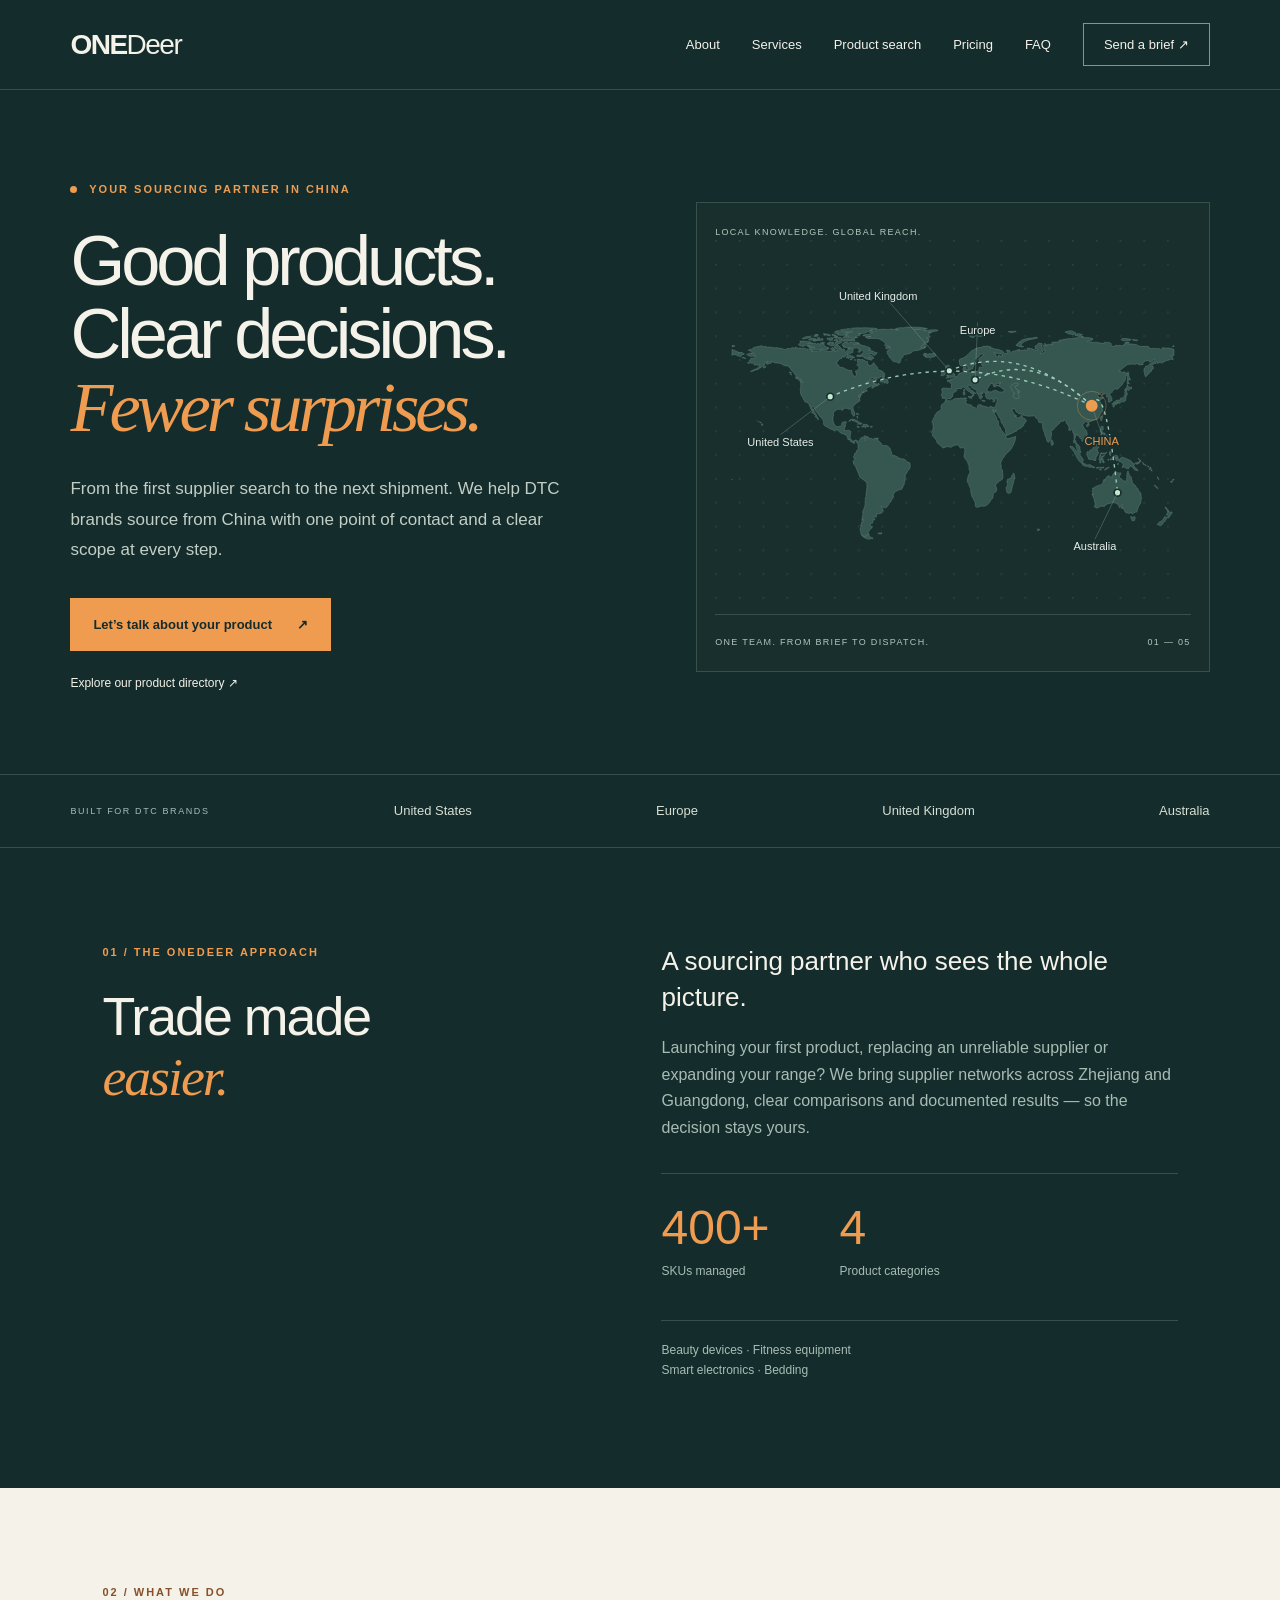
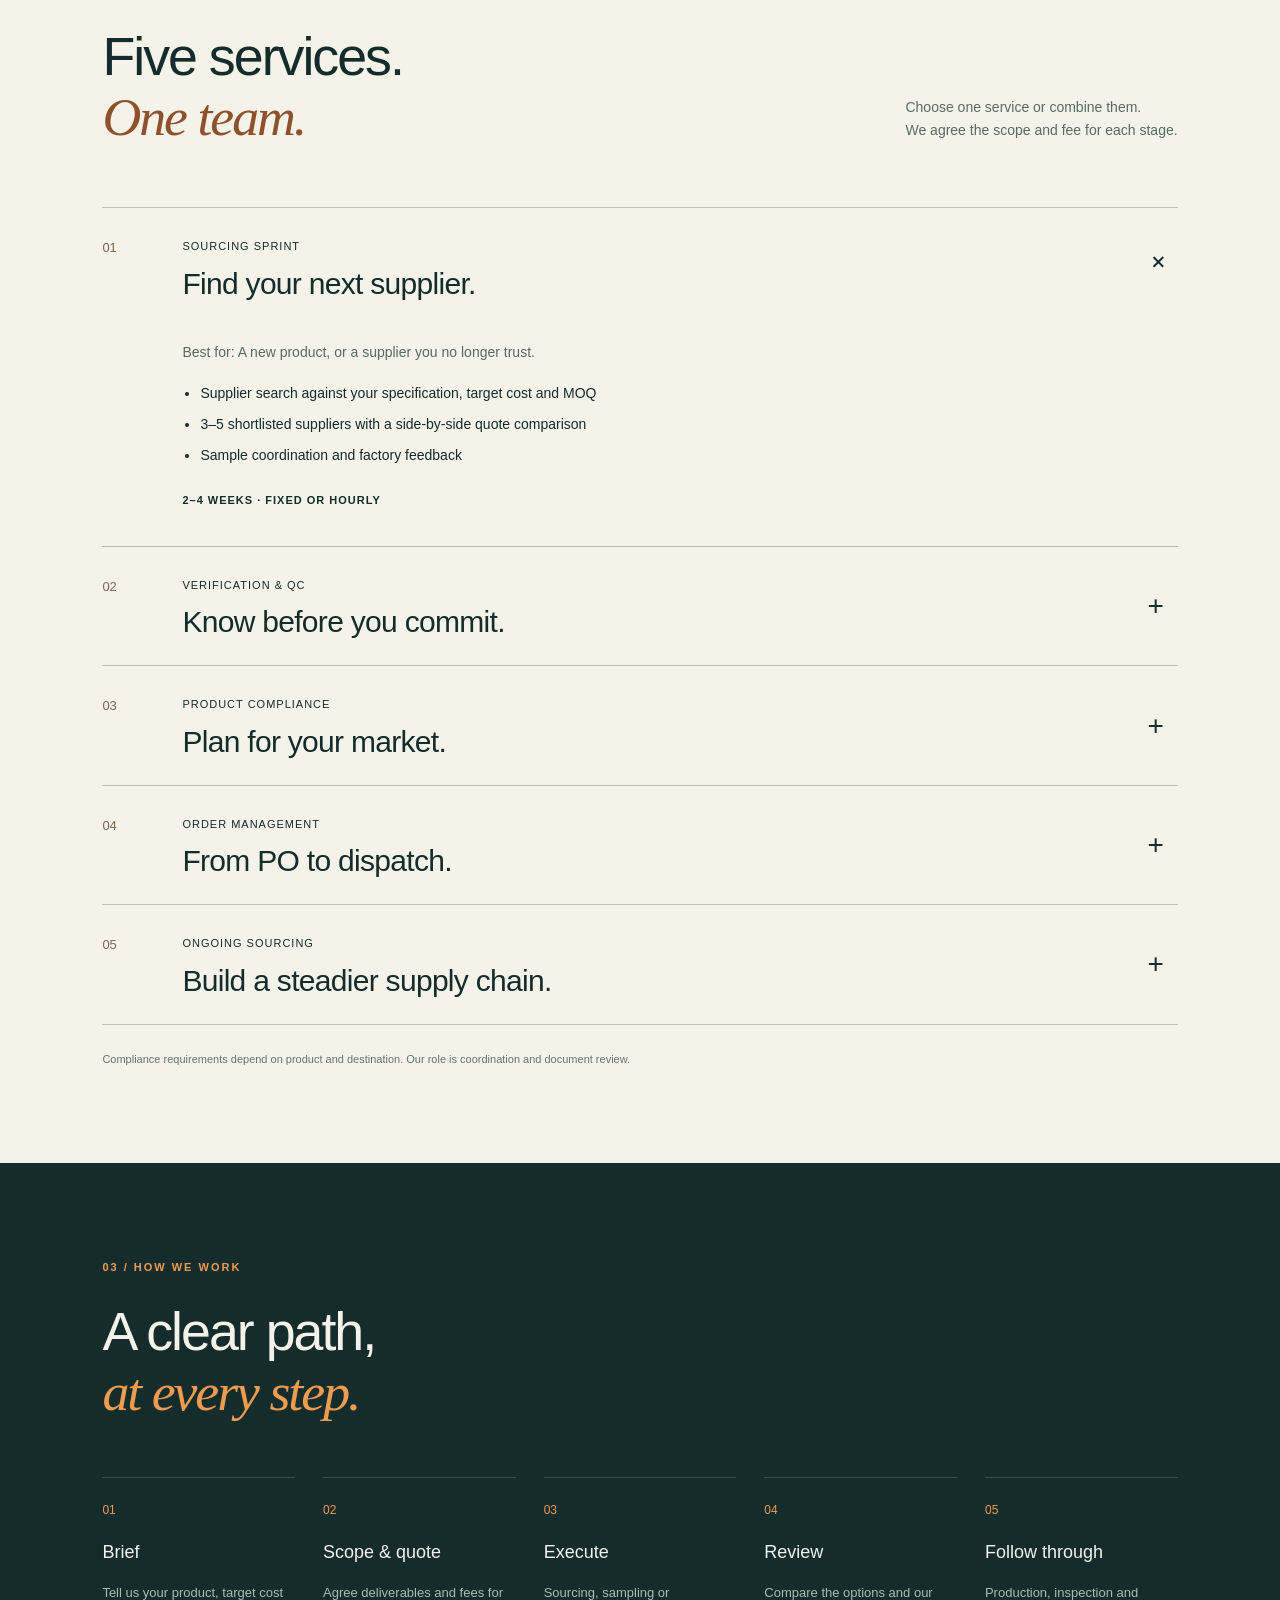
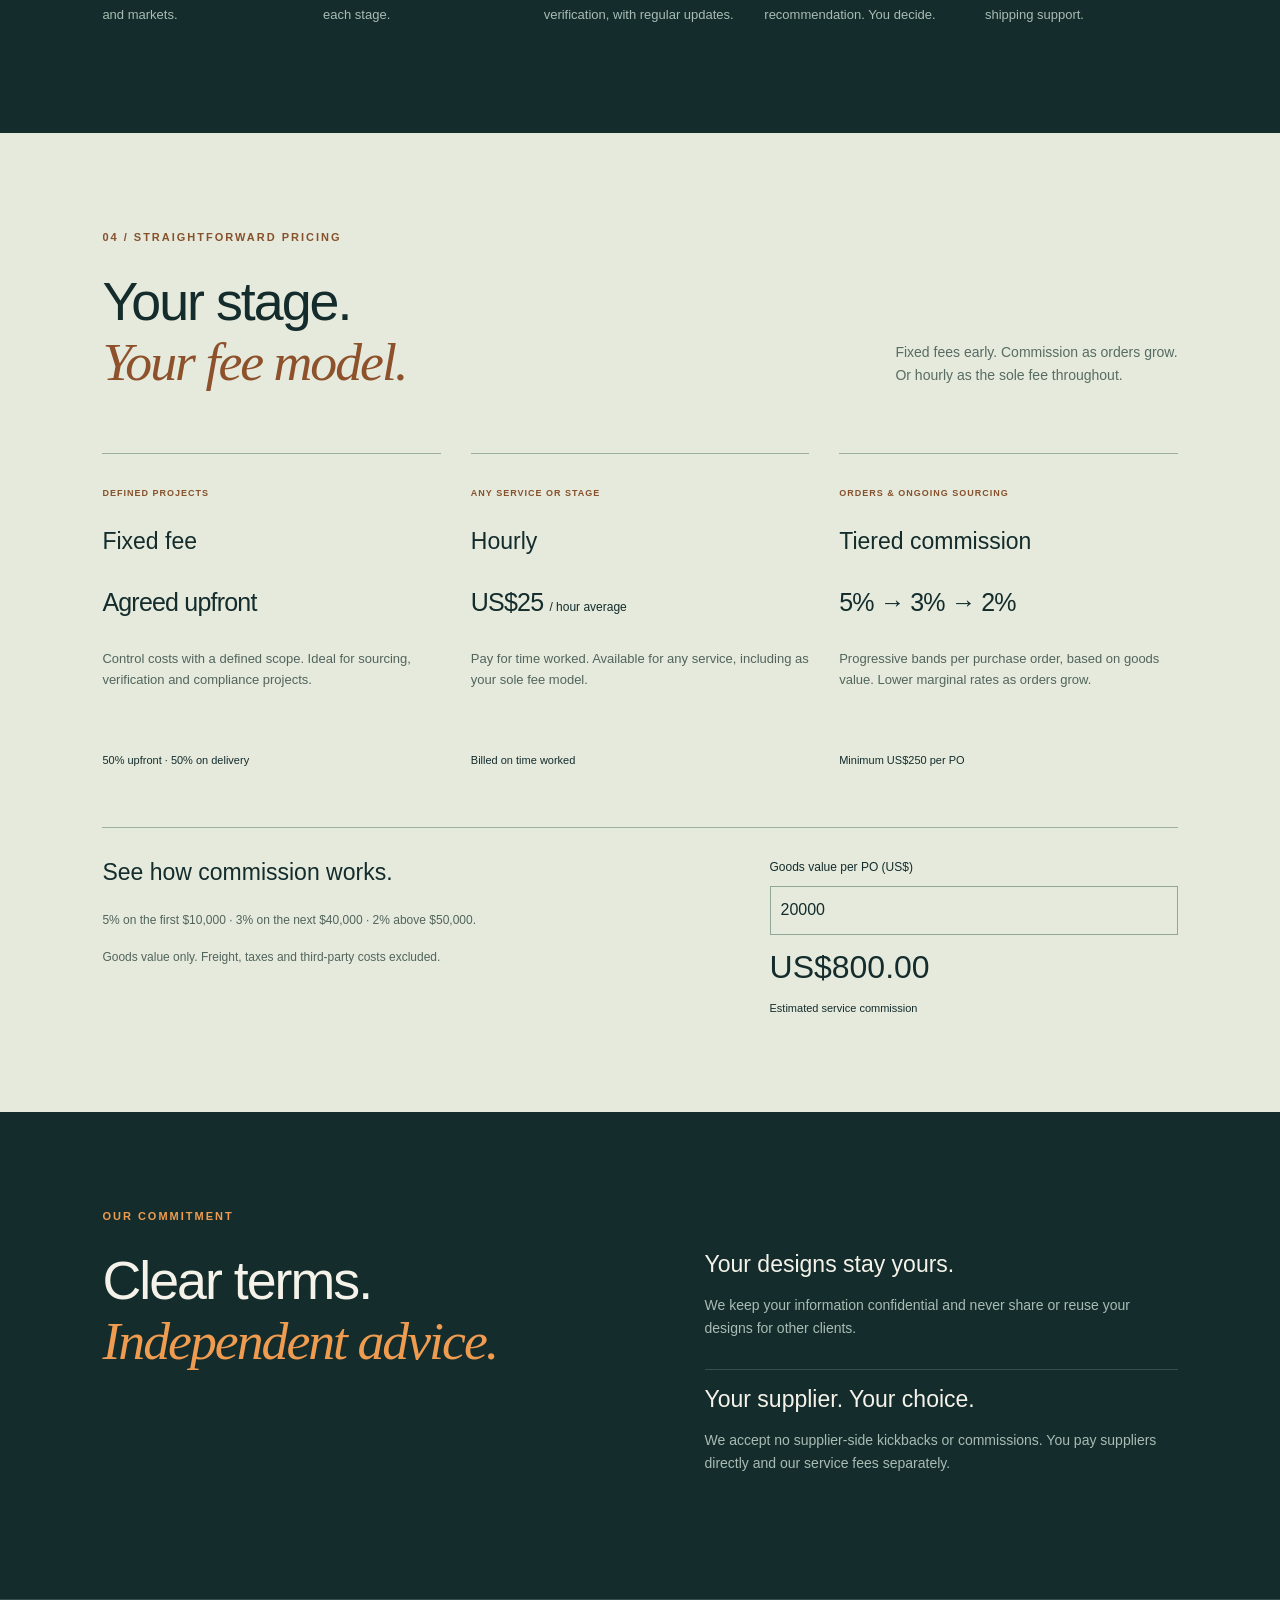
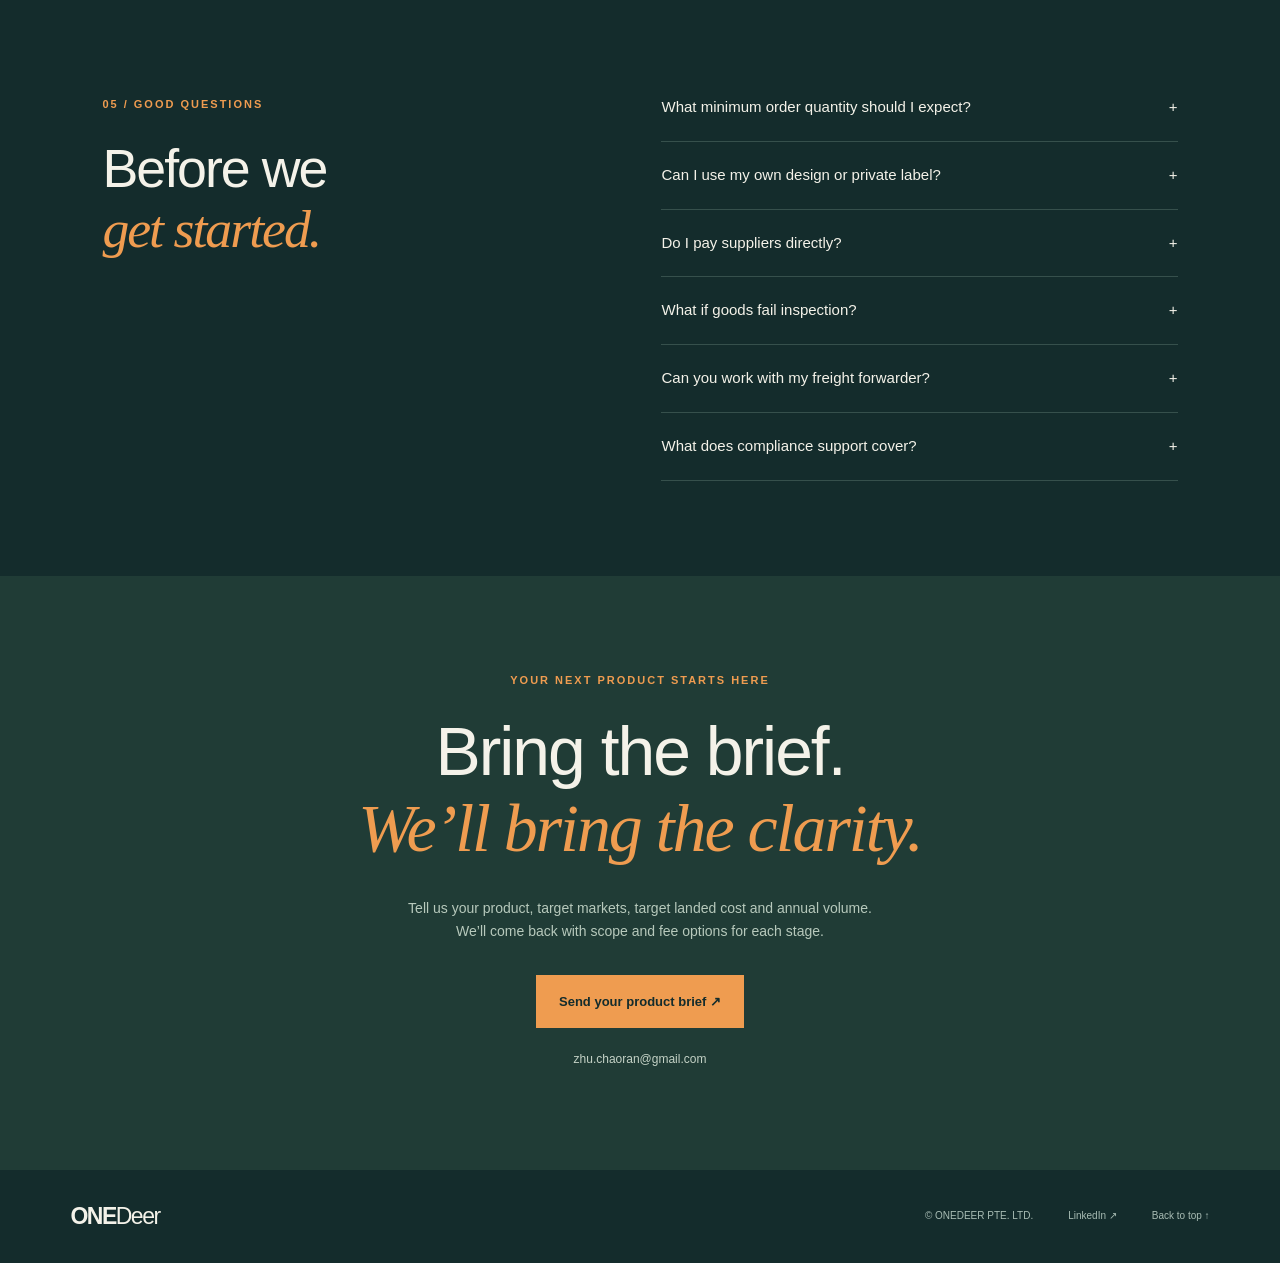
<file: index.html>
<!doctype html>
<html lang="en"><head><meta charset="utf-8"><meta name="viewport" content="width=device-width,initial-scale=1"><meta name="description" content="ONEDeer helps DTC brands source from China, from supplier search and quality checks to compliance coordination and order management."><meta name="theme-color" content="#142c2c"><title>ONEDeer — Sourcing, with clarity.</title><link rel="stylesheet" href="assets/site.css"><script defer src="assets/site.js"></script></head><body>
<a class="skip" href="#main">Skip to content</a><header><a class="brand" href="#" aria-label="ONEDeer home">ONE<span>Deer</span></a><button class="menu" aria-expanded="false" aria-controls="navigation">Menu</button><nav id="navigation" aria-label="Main navigation"><a href="#about">About</a><a href="#services">Services</a><a href="search.html">Product search</a><a href="#pricing">Pricing</a><a href="#faq">FAQ</a><a class="nav-cta" href="#contact">Send a brief ↗</a></nav></header>
<main id="main"><section class="hero"><div class="hero-copy"><p class="eyebrow"><span class="dot"></span> YOUR SOURCING PARTNER IN CHINA</p><h1>Good products.<br>Clear decisions.<br><em>Fewer surprises.</em></h1><p class="lead">From the first supplier search to the next shipment. We help DTC brands source from China with one point of contact and a clear scope at every step.</p><a class="button" href="#contact">Let’s talk about your product <span>↗</span></a><a class="text-link" href="search.html">Explore our product directory ↗</a></div><div class="route-art"><div class="art-top">LOCAL KNOWLEDGE. GLOBAL REACH.</div><img class="world-map" src="assets/world-map.svg" alt="World map connecting China with the United States, United Kingdom, Europe and Australia" width="560" height="440"><div class="art-bottom"><span>ONE TEAM. FROM BRIEF TO DISPATCH.</span><span>01 — 05</span></div></div></section>
<div class="markets"><span>BUILT FOR DTC BRANDS</span><span>United States</span><span>Europe</span><span>United Kingdom</span><span>Australia</span></div>
<section id="about" class="section about"><div><p class="eyebrow">01 / THE ONEDEER APPROACH</p><h2>Trade made<br><em>easier.</em></h2></div><div><p class="intro">A sourcing partner who sees the whole picture.</p><p class="muted">Launching your first product, replacing an unreliable supplier or expanding your range? We bring supplier networks across Zhejiang and Guangdong, clear comparisons and documented results — so the decision stays yours.</p><div class="stats"><div><strong>400+</strong><span>SKUs managed</span></div><div><strong>4</strong><span>Product categories</span></div></div><p class="categories">Beauty devices · Fitness equipment<br>Smart electronics · Bedding</p></div></section>
<section id="services" class="section services"><div class="section-heading"><div><p class="eyebrow">02 / WHAT WE DO</p><h2>Five services.<br><em>One team.</em></h2></div><p class="muted">Choose one service or combine them.<br>We agree the scope and fee for each stage.</p></div><div class="service-list"><details class="service" open><summary><span class="number">01</span><span><small>Sourcing Sprint</small><h3>Find your next supplier.</h3></span><span class="plus" aria-hidden="true">+</span></summary><div class="service-body"><p class="muted">Best for: A new product, or a supplier you no longer trust.</p><ul><li>Supplier search against your specification, target cost and MOQ</li><li>3–5 shortlisted suppliers with a side-by-side quote comparison</li><li>Sample coordination and factory feedback</li></ul><p class="tag">2–4 weeks · Fixed or hourly</p></div></details><details class="service" ><summary><span class="number">02</span><span><small>Verification & QC</small><h3>Know before you commit.</h3></span><span class="plus" aria-hidden="true">+</span></summary><div class="service-body"><p class="muted">Best for: A first order, or a bigger commitment.</p><ul><li>Business and export-record checks</li><li>On-site or video factory audit with a written report</li><li>In-line and pre-shipment inspections against an agreed checklist</li></ul><p class="tag">Fixed audit / inspection fee or hourly</p></div></details><details class="service" ><summary><span class="number">03</span><span><small>Product Compliance</small><h3>Plan for your market.</h3></span><span class="plus" aria-hidden="true">+</span></summary><div class="service-body"><p class="muted">Best for: Brands selling in the EU/EEA, US, UK or Australia.</p><ul><li>Market-specific requirement and document coordination</li><li>Testing and labeling coordination by product and destination</li><li>EU/EEA, US, UK and Australian market support</li></ul><p class="tag">Fixed product fee or hourly</p></div></details><details class="service" ><summary><span class="number">04</span><span><small>Order Management</small><h3>From PO to dispatch.</h3></span><span class="plus" aria-hidden="true">+</span></summary><div class="service-body"><p class="muted">Best for: Brands that want one team to follow through.</p><ul><li>Purchase orders, production follow-up and delivery tracking</li><li>Inspection scheduling and issue follow-up</li><li>Shipping document checks and freight forwarder coordination</li></ul><p class="tag">Tiered commission or hourly</p></div></details><details class="service" ><summary><span class="number">05</span><span><small>Ongoing Sourcing</small><h3>Build a steadier supply chain.</h3></span><span class="plus" aria-hidden="true">+</span></summary><div class="service-body"><p class="muted">Best for: A growing range that needs a consistent partner.</p><ul><li>Repeat orders, price reviews and supplier performance tracking</li><li>New-product development and new supplier introductions</li><li>A single point of contact in your time zone</li></ul><p class="tag">Hourly or tiered commission</p></div></details></div><p class="note">Compliance requirements depend on product and destination. Our role is coordination and document review.</p></section>
<section id="process" class="section process"><p class="eyebrow">03 / HOW WE WORK</p><h2>A clear path,<br><em>at every step.</em></h2><div class="steps"><article><span>01</span><h3>Brief</h3><p>Tell us your product, target cost and markets.</p></article><article><span>02</span><h3>Scope & quote</h3><p>Agree deliverables and fees for each stage.</p></article><article><span>03</span><h3>Execute</h3><p>Sourcing, sampling or verification, with regular updates.</p></article><article><span>04</span><h3>Review</h3><p>Compare the options and our recommendation. You decide.</p></article><article><span>05</span><h3>Follow through</h3><p>Production, inspection and shipping support.</p></article></div></section>
<section id="pricing" class="section pricing"><div class="section-heading"><div><p class="eyebrow">04 / STRAIGHTFORWARD PRICING</p><h2>Your stage.<br><em>Your fee model.</em></h2></div><p class="muted">Fixed fees early. Commission as orders grow.<br>Or hourly as the sole fee throughout.</p></div><div class="price-grid"><article><span class="eyebrow">DEFINED PROJECTS</span><h3>Fixed fee</h3><p class="price">Agreed upfront</p><p>Control costs with a defined scope. Ideal for sourcing, verification and compliance projects.</p><small>50% upfront · 50% on delivery</small></article><article><span class="eyebrow">ANY SERVICE OR STAGE</span><h3>Hourly</h3><p class="price">US$25 <span>/ hour average</span></p><p>Pay for time worked. Available for any service, including as your sole fee model.</p><small>Billed on time worked</small></article><article><span class="eyebrow">ORDERS & ONGOING SOURCING</span><h3>Tiered commission</h3><p class="price">5% → 3% → 2%</p><p>Progressive bands per purchase order, based on goods value. Lower marginal rates as orders grow.</p><small>Minimum US$250 per PO</small></article></div><div class="calculator"><div><h3>See how commission works.</h3><p>5% on the first $10,000 · 3% on the next $40,000 · 2% above $50,000.</p><small>Goods value only. Freight, taxes and third-party costs excluded.</small></div><div class="calc-input"><label for="goods">Goods value per PO (US$)</label><input id="goods" type="number" min="0" step="100" value="20000"><output id="fee" for="goods" aria-live="polite">US$800</output><span>Estimated service commission</span></div></div></section>
<section class="section trust"><p class="eyebrow">OUR COMMITMENT</p><h2>Clear terms.<br><em>Independent advice.</em></h2><div><article><h3>Your designs stay yours.</h3><p>We keep your information confidential and never share or reuse your designs for other clients.</p></article><article><h3>Your supplier. Your choice.</h3><p>We accept no supplier-side kickbacks or commissions. You pay suppliers directly and our service fees separately.</p></article></div></section>
<section id="faq" class="section faq"><div><p class="eyebrow">05 / GOOD QUESTIONS</p><h2>Before we<br><em>get started.</em></h2></div><div><details><summary>What minimum order quantity should I expect?<span aria-hidden="true">+</span></summary><p>Each supplier sets its own. Our comparison reports show MOQ and price breaks per supplier.</p></details><details><summary>Can I use my own design or private label?<span aria-hidden="true">+</span></summary><p>Yes. Your information stays confidential. We never share or reuse your designs for other clients.</p></details><details><summary>Do I pay suppliers directly?<span aria-hidden="true">+</span></summary><p>Yes. You pay suppliers directly. ONEDeer invoices its service fees separately.</p></details><details><summary>What if goods fail inspection?<span aria-hidden="true">+</span></summary><p>You see the report before shipment and choose the corrective action that we follow up on. Inspections reduce risk but cannot guarantee zero defects.</p></details><details><summary>Can you work with my freight forwarder?<span aria-hidden="true">+</span></summary><p>Yes. We can coordinate with yours or recommend freight forwarders, and check documents before dispatch.</p></details><details><summary>What does compliance support cover?<span aria-hidden="true">+</span></summary><p>Coordination and document review for EU/EEA, US, UK and Australia, with scope agreed per product and destination. We do not certify products or provide legal advice.</p></details></div></section>
<section id="contact" class="section contact"><p class="eyebrow">YOUR NEXT PRODUCT STARTS HERE</p><h2>Bring the brief.<br><em>We’ll bring the clarity.</em></h2><p>Tell us your product, target markets, target landed cost and annual volume.<br>We’ll come back with scope and fee options for each stage.</p><a class="button" href="mailto:zhu.chaoran@gmail.com?subject=ONEDeer%20%E2%80%94%20Product%20brief&amp;body=Product%3A%0ATarget%20markets%3A%0ATarget%20landed%20cost%3A%0AAnnual%20volume%3A%0A">Send your product brief ↗</a><a class="email" href="mailto:zhu.chaoran@gmail.com">zhu.chaoran@gmail.com</a></section></main><footer><a class="brand" href="#">ONE<span>Deer</span></a><span>© ONEDEER PTE. LTD.</span><a href="https://www.linkedin.com/company/ONEDeer" target="_blank" rel="noopener noreferrer">LinkedIn ↗</a><a href="#main">Back to top ↑</a></footer></body></html>
</file>
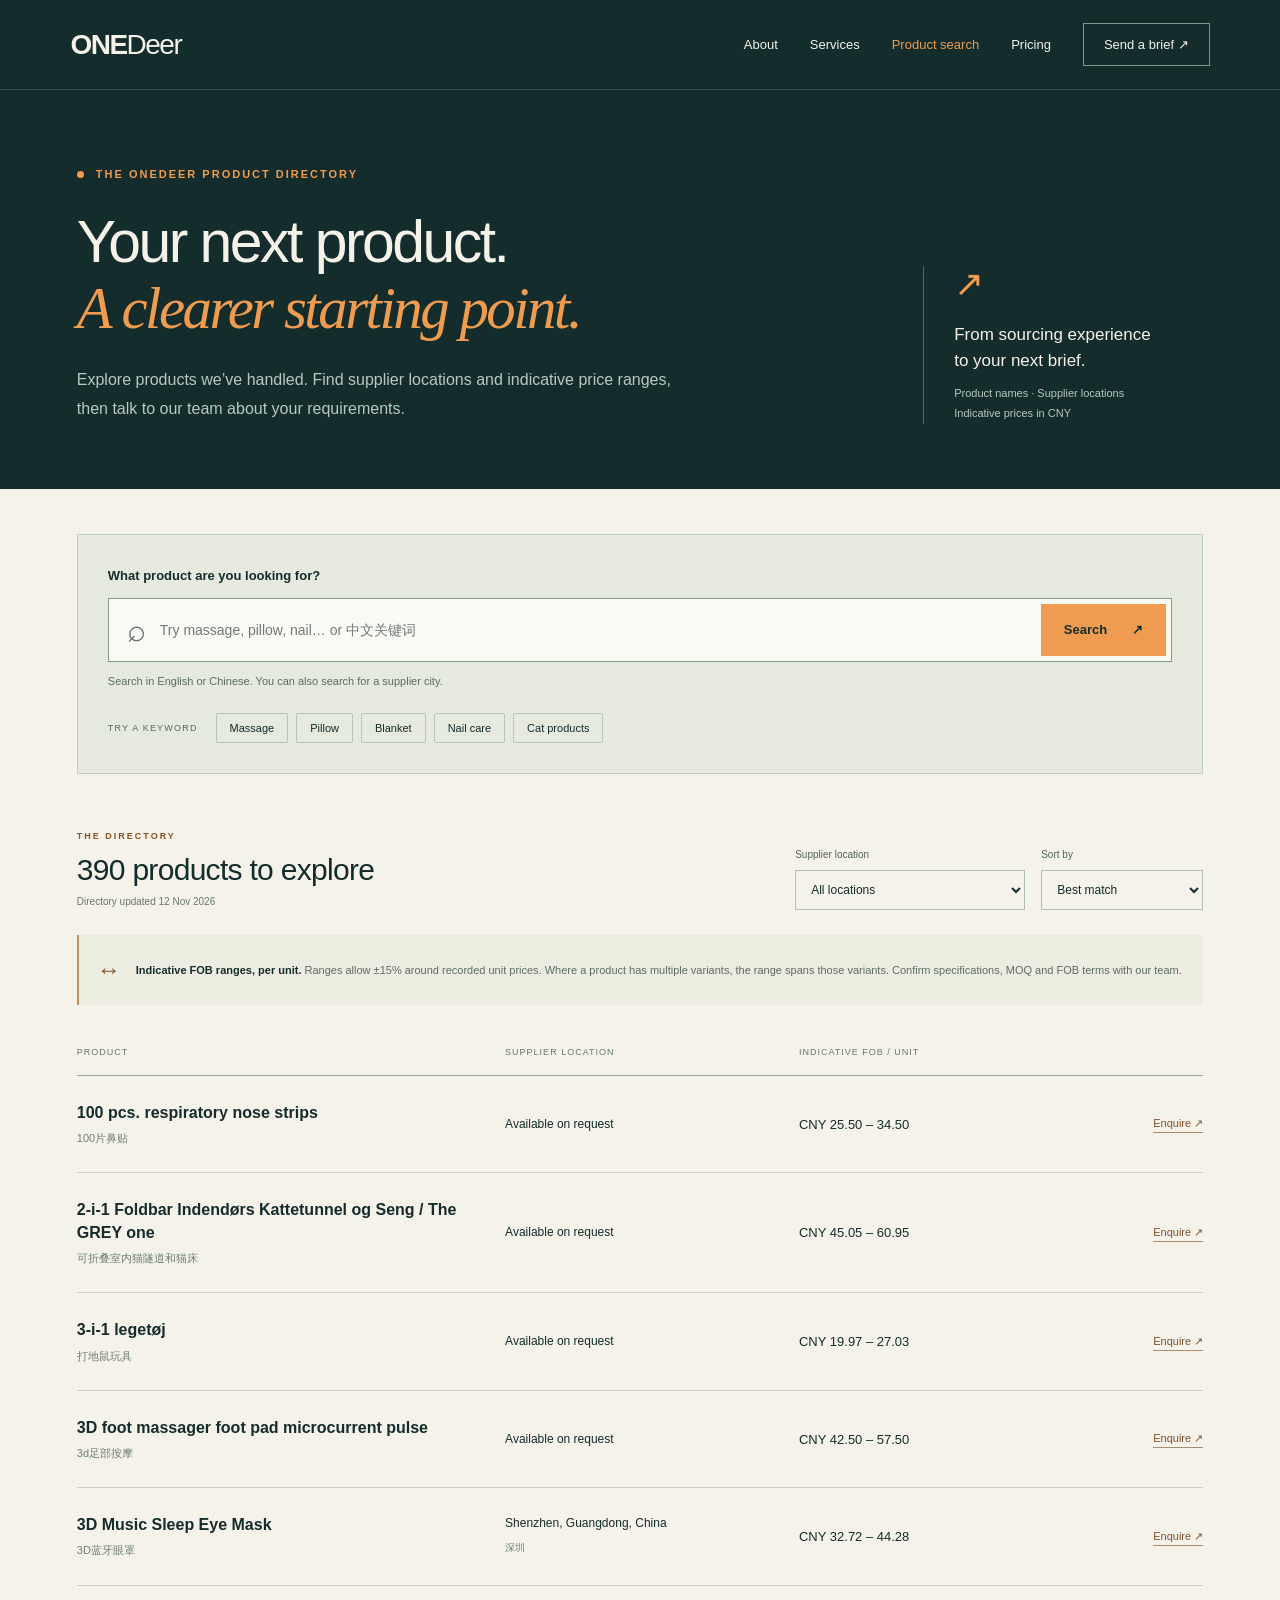
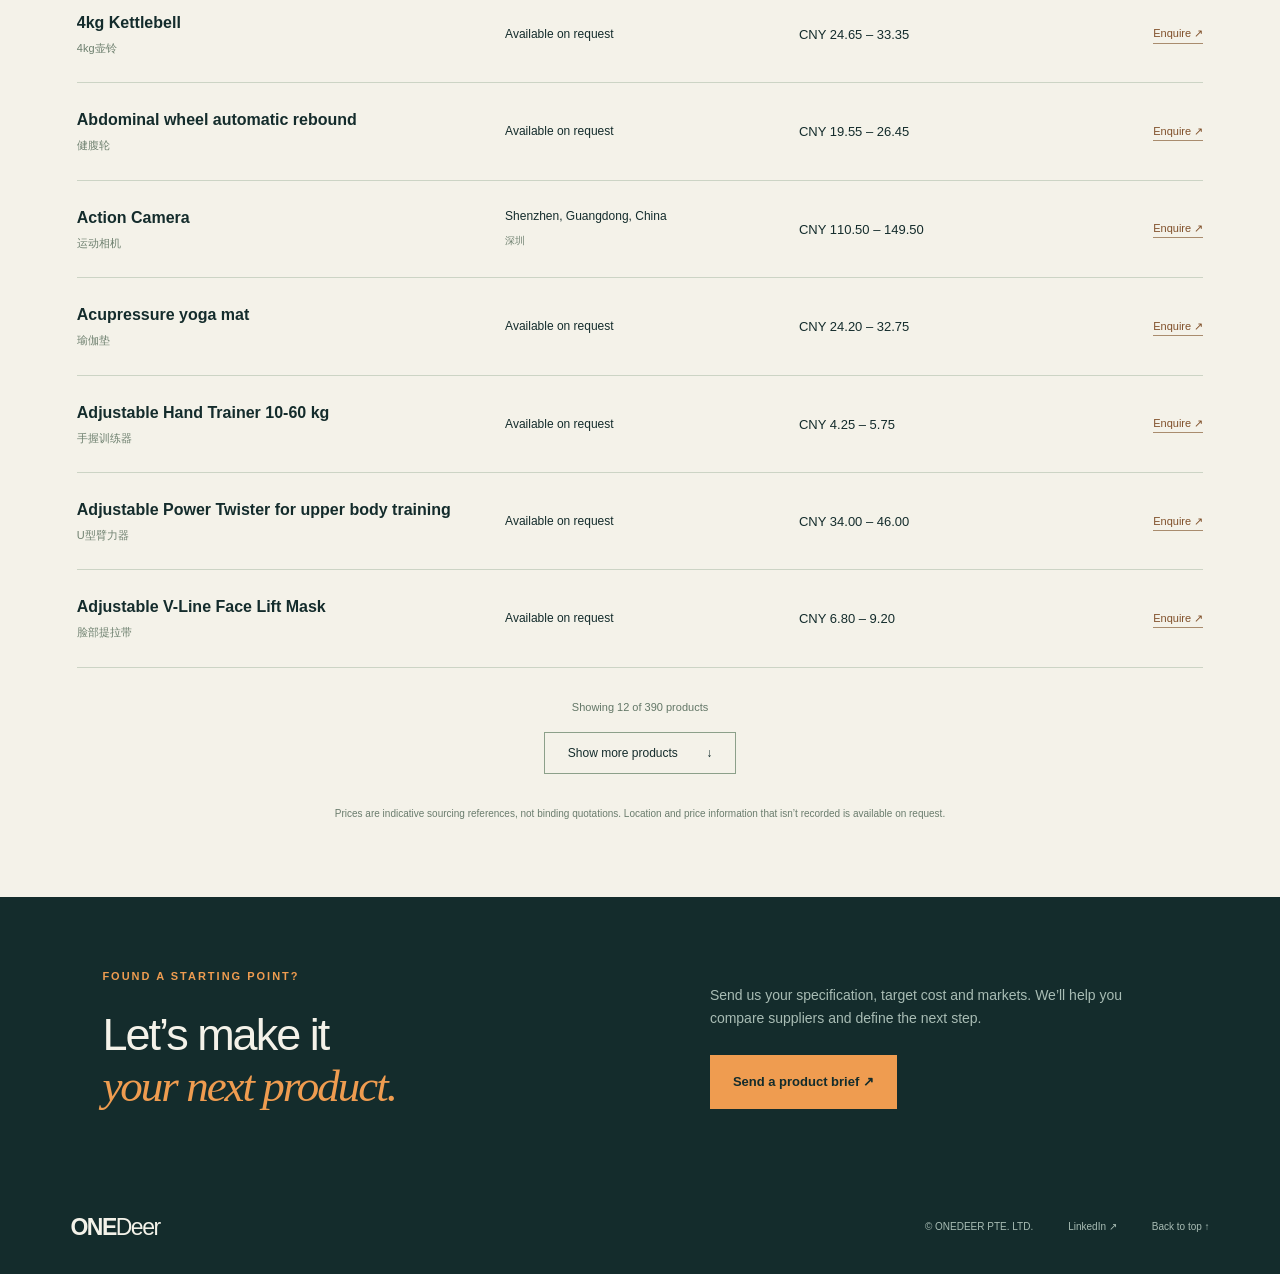
<file: search.html>
<!doctype html>
<html lang="en">
<head>
  <meta charset="utf-8">
  <meta name="viewport" content="width=device-width, initial-scale=1">
  <meta name="description" content="Explore products sourced by ONEDeer. Search by English or Chinese product keyword for supplier locations and indicative CNY price ranges.">
  <meta name="theme-color" content="#142c2c">
  <title>Product Search — ONEDeer</title>
  <link rel="stylesheet" href="assets/site.css">
  <link rel="stylesheet" href="assets/search.css">
  <script defer src="assets/navigation.js"></script>
  <script defer src="assets/search.js"></script>
</head>
<body class="search-page">
<a class="skip" href="#main">Skip to content</a>
<header>
  <a class="brand" href="index.html" aria-label="ONEDeer home">ONE<span>Deer</span></a>
  <button class="menu" aria-expanded="false" aria-controls="navigation">Menu</button>
  <nav id="navigation" aria-label="Main navigation">
    <a href="index.html#about">About</a><a href="index.html#services">Services</a>
    <a href="search.html" aria-current="page">Product search</a>
    <a href="index.html#pricing">Pricing</a><a class="nav-cta" href="index.html#contact">Send a brief ↗</a>
  </nav>
</header>
<main id="main">
  <section class="search-intro">
    <div><p class="eyebrow"><span class="dot"></span> THE ONEDEER PRODUCT DIRECTORY</p>
      <h1>Your next product.<br><em>A clearer starting point.</em></h1>
      <p class="search-lead">Explore products we’ve handled. Find supplier locations and indicative price ranges, then talk to our team about your requirements.</p>
    </div>
    <aside class="directory-note"><span class="note-icon" aria-hidden="true">↗</span><strong>From sourcing experience<br>to your next brief.</strong><p>Product names · Supplier locations<br>Indicative prices in CNY</p></aside>
  </section>
  <section class="catalog-section" aria-label="Product directory">
    <div class="search-panel">
      <form id="search-form" role="search" aria-label="Search products">
        <label for="product-query">What product are you looking for?</label>
        <div class="search-input-row"><span aria-hidden="true" class="search-symbol">⌕</span><input id="product-query" type="search" name="q" placeholder="Try massage, pillow, nail… or 中文关键词" autocomplete="off" maxlength="120" aria-describedby="query-help"><button class="button" type="submit">Search <span aria-hidden="true">↗</span></button></div>
        <p id="query-help">Search in English or Chinese. You can also search for a supplier city.</p>
      </form>
      <div class="suggestions"><span>TRY A KEYWORD</span><button type="button" data-query="massage">Massage</button><button type="button" data-query="pillow">Pillow</button><button type="button" data-query="blanket">Blanket</button><button type="button" data-query="nail">Nail care</button><button type="button" data-query="cat">Cat products</button></div>
    </div>
    <div class="catalog-toolbar">
      <div class="catalog-status"><p class="eyebrow">THE DIRECTORY</p><h2 id="result-count" role="status" aria-live="polite" aria-atomic="true">Loading products…</h2><p id="snapshot-date"></p></div>
      <div class="catalog-filters"><div><label for="location-filter">Supplier location</label><select id="location-filter" name="location"><option value="">All locations</option><option value="unknown">Location not recorded</option></select></div><div><label for="sort-filter">Sort by</label><select id="sort-filter"><option value="relevance">Best match</option><option value="name">Product name A–Z</option><option value="price-low">Price: low to high</option><option value="price-high">Price: high to low</option></select></div></div>
    </div>
    <div class="price-explainer"><span aria-hidden="true">↔</span><p><strong>Indicative FOB ranges, per unit.</strong> Ranges allow ±15% around recorded unit prices. Where a product has multiple variants, the range spans those variants. Confirm specifications, MOQ and FOB terms with our team.</p></div>
    <div class="result-headings" aria-hidden="true"><span>PRODUCT</span><span>SUPPLIER LOCATION</span><span>INDICATIVE FOB / UNIT</span><span></span></div>
    <div id="results" class="product-results" aria-busy="true"></div>
    <div id="empty-state" class="empty-state" hidden><span class="empty-icon" aria-hidden="true">⌕</span><h3>No matching products yet.</h3><p>Try a shorter keyword, another language, or a different location.<br>Our directory is a starting point — we can source beyond this list.</p><button type="button" id="clear-search" class="clear-search">Clear search & filters</button><a class="text-link" href="mailto:zhu.chaoran@gmail.com?subject=ONEDeer%20product%20sourcing%20enquiry">Ask us to source your product ↗</a></div>
    <div id="error-state" class="empty-state" hidden><h3>The directory couldn’t be loaded.</h3><p>Please try again, or contact our team for product information.</p><button type="button" id="retry-load" class="clear-search">Try again</button></div>
    <div class="more-results"><p id="shown-count"></p><button type="button" id="load-more" hidden>Show more products <span aria-hidden="true">↓</span></button></div>
    <p class="catalog-footnote">Prices are indicative sourcing references, not binding quotations. Location and price information that isn’t recorded is available on request.</p>
    <noscript><p class="no-script">Please enable JavaScript to search the product directory, or email <a href="mailto:zhu.chaoran@gmail.com">zhu.chaoran@gmail.com</a>.</p></noscript>
  </section>
  <section class="catalog-contact"><div><p class="eyebrow">FOUND A STARTING POINT?</p><h2>Let’s make it<br><em>your next product.</em></h2></div><div><p>Send us your specification, target cost and markets. We’ll help you compare suppliers and define the next step.</p><a class="button" href="index.html#contact">Send a product brief ↗</a></div></section>
</main>
<footer><a class="brand" href="index.html">ONE<span>Deer</span></a><span>© ONEDEER PTE. LTD.</span><a href="https://www.linkedin.com/company/ONEDeer" target="_blank" rel="noopener noreferrer">LinkedIn ↗</a><a href="#main">Back to top ↑</a></footer>
</body>
</html>
</file>
<file: assets/site.css>
:root{--ink:#142c2c;--cream:#f4f2e9;--orange:#ef9c50;--muted:#a8bcb4;--line:#36504c}*{box-sizing:border-box}html{scroll-behavior:smooth;scroll-padding-top:90px}body{margin:0;background:var(--ink);color:var(--cream);font:16px/1.65 Arial,Helvetica,sans-serif}a{color:inherit;text-decoration:none}button,input{font:inherit}a,button,input,summary{-webkit-tap-highlight-color:transparent}a:focus-visible,button:focus-visible,input:focus-visible,summary:focus-visible{outline:3px solid var(--orange);outline-offset:5px}header{display:flex;justify-content:space-between;align-items:center;padding:23px 5.5%;border-bottom:1px solid var(--line);background:var(--ink);position:sticky;top:0;z-index:10}.brand{font-size:28px;font-weight:800;letter-spacing:-1.5px;line-height:1}.brand span{font-weight:400}.brand i{font-size:10px;font-style:normal;vertical-align:top;margin-left:3px}nav{display:flex;gap:32px;align-items:center;font-size:13px}nav a:hover,.text-link:hover{color:var(--orange)}.nav-cta{border:1px solid #80978c;padding:10px 20px}.menu{display:none}.hero{padding:90px 5.5% 80px;display:grid;grid-template-columns:1.13fr 1fr;align-items:center;gap:4%}.eyebrow{font-size:11px;font-weight:700;letter-spacing:2px;margin:0 0 25px;color:var(--orange)}.dot{display:inline-block;width:7px;height:7px;border-radius:50%;background:var(--orange);margin-right:7px}h1{font-size:clamp(48px,5.5vw,84px);line-height:1.04;letter-spacing:-4px;margin:0 0 30px;font-weight:500}em{font-family:Georgia,serif;font-weight:400;color:var(--orange)}.lead{max-width:520px;color:#c3cfc5;font-size:17px;line-height:1.8;margin-bottom:32px}.button{display:inline-flex;gap:25px;justify-content:space-between;align-items:center;background:var(--orange);color:var(--ink);padding:16px 23px;font-size:13px;font-weight:700}.button:hover{background:#ffb56e}.text-link{display:block;width:max-content;margin-top:23px;font-size:12px}.route-art{border:1px solid var(--line);background:#182f2e;padding:22px 18px}.route-art svg{display:block;width:100%;height:auto}.art-top,.art-bottom{font-size:9px;letter-spacing:1.3px;color:#b3c6bb}.art-bottom{display:flex;justify-content:space-between;border-top:1px solid var(--line);padding-top:20px}.markets{padding:25px 5.5%;display:flex;justify-content:space-between;align-items:center;gap:20px;border-top:1px solid var(--line);border-bottom:1px solid var(--line);font-size:13px;color:#d6dfd3}.markets span:first-child{font-size:9px;letter-spacing:1.6px;color:var(--muted)}.section{padding:95px 8%;scroll-margin-top:0}h2{font-size:clamp(38px,4.2vw,60px);font-weight:400;line-height:1.12;letter-spacing:-2px;margin:0 0 30px}h3{font-weight:500;line-height:1.3}.about,.faq{display:grid;grid-template-columns:1fr 1.2fr;gap:12%}.intro{font-size:26px;line-height:1.4;margin:0 0 20px}.muted{color:var(--muted)}.stats{display:flex;gap:70px;padding:25px 0;border-top:1px solid var(--line);margin-top:32px}.stats strong{display:block;font-size:48px;line-height:1.2;font-weight:400;color:var(--orange)}.stats span,.categories{font-size:12px;color:var(--muted)}.categories{border-top:1px solid var(--line);padding-top:20px}.services{background:var(--cream);color:var(--ink)}.services .muted,.pricing .muted{color:#586c62}.services em,.pricing em{color:#8d512b}.services .eyebrow,.pricing .eyebrow{color:#87512b}.section-heading{display:flex;justify-content:space-between;align-items:end;gap:30px;margin-bottom:30px}.section-heading>p{font-size:14px;margin-bottom:35px}.service{border-top:1px solid #b7c3b7}.service:last-child{border-bottom:1px solid #b7c3b7}summary{cursor:pointer;list-style:none}summary::-webkit-details-marker{display:none}.service summary{display:grid;grid-template-columns:65px 1fr 30px;gap:15px;align-items:center;padding:24px 0}.number{align-self:start;font-size:13px;padding-top:5px;color:#7d6651}.service small{font-size:11px;letter-spacing:1px;text-transform:uppercase}.service h3{font-size:30px;margin:5px 0 0;letter-spacing:-.7px}.plus{font-size:28px;font-weight:300}.service[open] .plus{transform:rotate(45deg)}.service-body{padding:0 40px 26px 80px;max-width:820px;font-size:14px}.service-body ul{padding-left:18px}.service-body li{padding:4px 0}.tag{font-size:11px;text-transform:uppercase;letter-spacing:1px;font-weight:700;margin-top:20px}.note{font-size:11px;color:#64766a;margin:25px 0 0}.steps{display:grid;grid-template-columns:repeat(5,1fr);gap:28px;margin-top:55px}.steps article{border-top:1px solid var(--line);padding-top:18px}.steps span{color:var(--orange);font-size:12px}.steps h3{font-size:18px}.steps p{font-size:13px;color:var(--muted)}.pricing{background:#e5eadd;color:var(--ink)}.price-grid{display:grid;grid-template-columns:repeat(3,1fr);gap:30px}.price-grid article{border-top:1px solid #9cafa0;padding-top:24px}.price-grid .eyebrow{font-size:9px;letter-spacing:1px}.price-grid h3{font-size:23px;margin-bottom:20px}.price{font-size:25px;letter-spacing:-.8px}.price span{font-size:12px;letter-spacing:0}.price-grid article>p:not(.price){font-size:13px;color:#52645b;min-height:85px}small{font-size:11px}.calculator{margin-top:55px;border-top:1px solid #9cafa0;padding-top:30px;display:grid;grid-template-columns:1.5fr 1fr;gap:55px}.calculator h3{font-size:23px;margin-top:0}.calculator p,.calculator small{font-size:12px;color:#52645b}.calc-input{display:grid;grid-template-columns:1fr;gap:8px}.calc-input label{font-size:12px}.calc-input input{border:1px solid #91a697;background:transparent;color:var(--ink);padding:10px;width:100%;border-radius:0}.calc-input output{font-size:32px;line-height:1.5}.calc-input>span{font-size:11px}.trust{display:grid;grid-template-columns:1fr 1fr;gap:0 12%;border-bottom:1px solid var(--line)}.trust>.eyebrow{grid-column:1/-1}.trust article{border-top:1px solid var(--line);padding:15px 0}.trust article:first-child{padding-top:0;border:0}.trust h3{margin:0 0 12px;font-size:23px}.trust p:not(.eyebrow){font-size:14px;color:var(--muted)}.faq details{border-bottom:1px solid var(--line)}.faq summary{display:flex;justify-content:space-between;gap:25px;padding:21px 0;font-size:15px}.faq details:first-child summary{padding-top:0}.faq details p{color:var(--muted);font-size:13px;padding-right:20px}.faq details[open] summary span{transform:rotate(45deg)}.contact{text-align:center;background:#203c36;padding-bottom:100px}.contact h2{font-size:clamp(42px,5.3vw,76px)}.contact>p:not(.eyebrow){font-size:14px;color:#b7c9bc;margin-bottom:32px}.email{display:block;font-size:12px;margin-top:22px;color:#c4d2c6}footer{padding:35px 5.5%;display:flex;align-items:center;gap:35px;font-size:10px;color:var(--muted)}footer .brand{margin-right:auto;color:var(--cream);font-size:23px}.skip{position:fixed;top:-80px;left:10px;background:var(--cream);color:var(--ink);z-index:20;padding:10px}.skip:focus{top:5px}@media(min-width:1600px){body{max-width:1800px;margin:auto}}@media(max-width:900px){.hero{padding-top:65px;gap:20px}h1{letter-spacing:-2.5px}.section{padding:70px 6%}.hero .lead{font-size:15px}.steps{gap:15px}.steps h3{font-size:15px}.price-grid{gap:20px}.price{font-size:21px}.price-grid article>p:not(.price){min-height:110px}.service h3{font-size:26px}}@media(max-width:640px){header{padding:20px 6%}.brand{font-size:25px}.menu{display:block;background:transparent;border:1px solid var(--line);color:var(--cream);padding:7px 13px;font-size:12px}nav{display:none;position:absolute;top:76px;left:0;right:0;background:var(--ink);padding:24px 6%;border-bottom:1px solid var(--line);flex-direction:column;align-items:stretch;gap:20px}nav.open{display:flex}.hero{grid-template-columns:1fr;padding:55px 6% 40px;gap:45px}h1{font-size:51px}.lead{max-width:100%}.route-art{max-width:500px}.markets{flex-wrap:wrap;justify-content:start;gap:15px 25px;padding:23px 6%;font-size:11px}.markets span:first-child{width:100%}.about,.faq{grid-template-columns:1fr;gap:25px}.section{padding:60px 6%}h2{font-size:43px}.intro{font-size:23px}.section-heading{display:block}.section-heading>p{margin-bottom:25px}.service summary{grid-template-columns:30px 1fr 20px;gap:10px}.service h3{font-size:23px}.service small{font-size:10px}.service-body{padding-left:40px;padding-right:10px}.steps{grid-template-columns:1fr;gap:15px;margin-top:30px}.steps article{display:grid;grid-template-columns:28px 1fr;gap:0 10px}.steps h3{margin:0;font-size:19px}.steps p{grid-column:2;margin:8px 0 10px}.price-grid{grid-template-columns:1fr;gap:25px}.price-grid article>p:not(.price){min-height:0}.price-grid h3{margin:12px 0}.price{font-size:28px;margin:15px 0}.calculator{grid-template-columns:1fr;gap:25px;margin-top:35px}.trust{grid-template-columns:1fr;gap:20px}.trust>.eyebrow{margin:0}.trust>div{margin-top:5px}.contact h2{font-size:43px}.contact p br{display:none}footer{flex-wrap:wrap;gap:20px}footer .brand{width:100%;margin-bottom:10px}html{scroll-padding-top:77px}}@media(prefers-reduced-motion:reduce){html{scroll-behavior:auto}}

.route-art .world-map{display:block;width:100%;height:auto}
</file>
<file: assets/search.css>
.search-intro{display:grid;grid-template-columns:1fr 280px;gap:70px;align-items:end;padding:75px 6% 65px}.search-intro h1{font-size:clamp(44px,4.6vw,68px);letter-spacing:-2.5px;line-height:1.12;margin-bottom:25px}.search-lead{font-size:16px;max-width:610px;color:#b9c9bf;line-height:1.8;margin:0}.directory-note{border-left:1px solid #4f6960;padding-left:30px;font-size:13px;color:#b9c9bf}.directory-note strong{font-size:17px;font-weight:400;color:var(--cream);line-height:1.5}.directory-note p{font-size:11px;line-height:1.8;margin-bottom:0}.note-icon{display:block;font-size:36px;line-height:1;color:var(--orange);margin-bottom:20px}nav [aria-current=page]{color:var(--orange)}.catalog-section{background:var(--cream);color:var(--ink);padding:45px 6% 65px;min-height:650px}.search-panel{background:#e6eade;border:1px solid #c3cebf;padding:30px;margin-bottom:55px}#search-form>label{display:block;font-size:13px;font-weight:700;margin-bottom:12px}.search-input-row{display:flex;align-items:center;background:#fafaf4;border:1px solid #82998a;padding:5px 5px 5px 18px;gap:14px}.search-symbol{font-size:32px;line-height:1;color:#5b7366}.search-input-row input{width:100%;min-width:0;flex:1;border:0;background:transparent;color:var(--ink);padding:10px 0;outline-offset:2px;border-radius:0;font-size:16px}.search-input-row input::placeholder{color:#6e7d71;font-size:14px}.search-input-row .button{border:0;cursor:pointer;padding:15px 23px;font-size:13px}.search-input-row:focus-within{outline:2px solid #a5703f;outline-offset:3px}#query-help{font-size:11px;color:#586c5f;margin:10px 0 0}.suggestions{display:flex;align-items:center;flex-wrap:wrap;gap:8px;margin-top:23px}.suggestions>span{font-size:9px;letter-spacing:1.2px;margin-right:10px;color:#526759}.suggestions button{background:transparent;border:1px solid #b7c6b6;padding:5px 13px;color:var(--ink);border-radius:2px;font-size:11px;cursor:pointer}.suggestions button:hover{background:#d6dfce;border-color:#8ba28d}.catalog-toolbar{display:flex;justify-content:space-between;align-items:end;gap:25px;margin-bottom:25px}.catalog-status .eyebrow{font-size:9px;color:#88542b;margin-bottom:9px}.catalog-status h2{font-size:30px;letter-spacing:-.7px;margin-bottom:7px}.catalog-status>p:last-child{font-size:10px;color:#68796b;margin:0}.catalog-filters{display:flex;gap:16px}.catalog-filters label{display:block;font-size:10px;margin-bottom:7px;color:#506455}.catalog-filters select{max-width:230px;min-height:40px;border:1px solid #b1c0ae;background:transparent;padding:8px 28px 8px 11px;font:12px Arial,sans-serif;color:var(--ink);border-radius:0;cursor:pointer}.catalog-filters select:focus-visible{outline:2px solid #a5703f;outline-offset:2px}.price-explainer{display:flex;align-items:center;gap:15px;padding:15px 18px;background:#ecece1;margin-bottom:25px;border-left:2px solid #bf9060}.price-explainer>span{font-size:24px;color:#83562e}.price-explainer p{font-size:11px;line-height:1.7;margin:0;color:#5b6d5e}.price-explainer strong{font-weight:600;color:var(--ink)}.result-headings,.product-row{display:grid;grid-template-columns:1.5fr 1fr 1.15fr 70px;gap:25px;align-items:center}.result-headings{padding:15px 0;font-size:9px;letter-spacing:1px;color:#667a69;border-bottom:1px solid #96aa97}.product-row{padding:25px 0;border-bottom:1px solid #ccd4c5}.product-name h3{font-size:16px;line-height:1.45;margin:0;font-weight:600;overflow-wrap:anywhere}.product-name-zh{font-size:11px;margin:5px 0 0;color:#6e806f}.product-location p{font-size:12px;line-height:1.7;margin:0}.location-zh{font-size:10px;color:#6e806f}.product-price strong{font-size:13px;line-height:1.7;font-weight:500;font-variant-numeric:tabular-nums}.product-enquiry{font-size:11px;color:#80502a;border-bottom:1px solid #a98c6e;justify-self:end;white-space:nowrap}.product-enquiry:hover{color:#a85513}.mobile-label{display:none}.more-results{text-align:center;padding:30px 0 12px}.more-results p{color:#637767;font-size:11px;margin:0 0 16px}#load-more,.clear-search{background:transparent;border:1px solid #8ca08a;color:var(--ink);font:12px Arial,sans-serif;padding:13px 23px;cursor:pointer}#load-more span{margin-left:25px}#load-more:hover,.clear-search:hover{background:#dfe6d6}.catalog-footnote{font-size:10px;color:#6a7c6d;text-align:center;margin-top:20px}.empty-state{text-align:center;padding:50px 20px}.empty-icon{font-size:45px;color:#8f714c;line-height:1}.empty-state h3{font-size:25px;letter-spacing:-.5px;margin-bottom:15px}.empty-state p{font-size:13px;color:#647666;line-height:1.8;margin-bottom:22px}.empty-state .text-link{margin:20px auto;color:#80502a}.catalog-contact{padding:70px 8%;display:grid;grid-template-columns:1fr 1fr;align-items:center;gap:13%}.catalog-contact h2{font-size:45px;margin-bottom:0}.catalog-contact p:not(.eyebrow){color:var(--muted);font-size:14px;margin-bottom:25px}.no-script{padding:25px;background:#ffe8c9;color:var(--ink)}[hidden]{display:none!important}@media(max-width:1000px){.search-intro{grid-template-columns:1fr 220px;gap:35px}.search-intro h1{font-size:49px}.catalog-filters select{max-width:190px}.result-headings,.product-row{gap:18px;grid-template-columns:1.3fr 1fr 1fr 65px}.product-price strong{font-size:12px}.search-page nav{gap:20px}}@media(max-width:700px){.search-intro{padding:50px 6% 40px;grid-template-columns:1fr;gap:0}.search-intro h1{font-size:43px;letter-spacing:-1.8px}.search-intro .eyebrow{font-size:9px;letter-spacing:1.3px}.directory-note{display:none}.search-lead{font-size:14px}.catalog-section{padding-top:25px}.search-panel{padding:20px 17px;margin-bottom:35px}.search-input-row{gap:8px;padding-left:10px;flex-wrap:wrap;background:transparent;border:0;padding:0}.search-symbol{display:none}.search-input-row input{background:#fafaf4;border:1px solid #91a58e;padding:13px;width:100%;flex:auto}.search-input-row input::placeholder{font-size:12px}.search-input-row .button{justify-content:space-between;width:100%;padding:12px 18px}.search-input-row:focus-within{outline:0}.suggestions{gap:7px;margin-top:18px}.suggestions>span{width:100%;font-size:8px}.suggestions button{padding:5px 10px}.catalog-toolbar{display:block;margin-bottom:20px}.catalog-status h2{font-size:28px}.catalog-filters{gap:12px;margin-top:22px}.catalog-filters>div{flex:1;min-width:0}.catalog-filters select{width:100%;max-width:none;padding-left:8px;padding-right:20px;font-size:11px}.price-explainer{align-items:start;padding:13px;gap:10px}.price-explainer p{font-size:10px}.result-headings{display:none}.product-row{grid-template-columns:1fr 1fr;gap:15px 20px;padding:24px 0}.product-name{grid-column:1/-1}.product-name h3{font-size:18px}.product-location p{font-size:12px}.product-price{align-self:start}.product-price strong{font-size:12px}.mobile-label{display:block;font-size:8px;color:#667b68;text-transform:uppercase;letter-spacing:.5px;margin-bottom:4px}.product-enquiry{grid-column:1/-1;justify-self:start;font-size:11px}.catalog-contact{padding:55px 6%;grid-template-columns:1fr;gap:15px}.catalog-contact h2{font-size:40px}.catalog-contact .eyebrow{font-size:9px}.catalog-footnote{text-align:left;line-height:1.8}.empty-state{padding:35px 10px}.empty-state h3{font-size:23px}}@media(prefers-reduced-motion:reduce){*{scroll-behavior:auto}}
</file>
